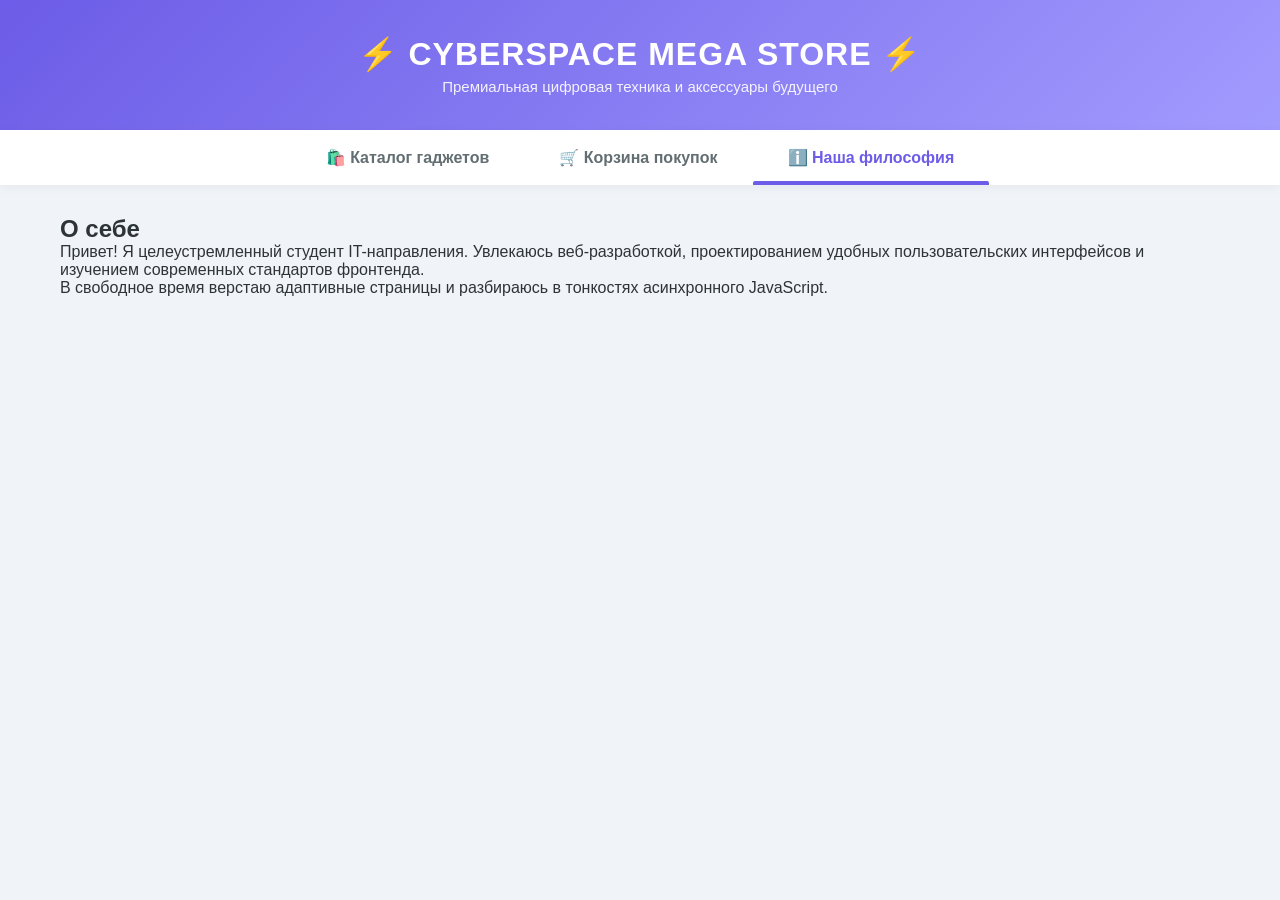
<file: lab 7/index.html>
<!DOCTYPE html>
<html lang="ru">
<head>
    <meta charset="UTF-8">
    <meta name="viewport" content="width=device-width, initial-scale=1.0">
    <title>CyberSpace Mega — Супермаркет Гаджетов</title>
    <style>
        :root {
            --primary: #6c5ce7;
            --primary-hover: #5b4cc4;
            --accent: #ff7675;
            --bg-main: #f0f3f7;
            --bg-card: #ffffff;
            --text-main: #2d3436;
            --text-muted: #636e72;
            --success: #00b894;
        }

        * { box-sizing: border-box; margin: 0; padding: 0; font-family: 'Segoe UI', Tahoma, Geneva, Verdana, sans-serif; }
        body { background-color: var(--bg-main); color: var(--text-main); padding-bottom: 50px; }

        header { background: linear-gradient(135deg, #6c5ce7, #a29bfe); color: white; padding: 35px 20px; text-align: center; box-shadow: 0 4px 15px rgba(108, 92, 231, 0.2); }
        header h1 { font-size: 32px; margin-bottom: 5px; letter-spacing: 1px; }
        header p { font-size: 15px; opacity: 0.9; }

        .nav-tabs { display: flex; justify-content: center; background: var(--bg-card); position: sticky; top: 0; z-index: 100; box-shadow: 0 2px 10px rgba(0,0,0,0.05); }
        .tab-btn { padding: 18px 35px; cursor: pointer; border: none; background: none; font-size: 16px; font-weight: 600; color: var(--text-muted); position: relative; transition: all 0.3s ease; }
        .tab-btn:hover { color: var(--primary); }
        .tab-btn.active { color: var(--primary); }
        .tab-btn.active::after { content: ''; position: absolute; bottom: 0; left: 0; width: 100%; height: 4px; background: var(--primary); border-radius: 2px 2px 0 0; }
        
        .badge { background: var(--accent); color: white; border-radius: 20px; padding: 2px 8px; font-size: 12px; margin-left: 6px; font-weight: bold; transition: transform 0.2s; }
        .badge.pop { transform: scale(1.3); }

        .container { max-width: 1200px; margin: 30px auto; padding: 0 20px; min-height: 400px; }

        .filter-bar { background: var(--bg-card); padding: 20px; border-radius: 12px; box-shadow: 0 4px 6px rgba(0,0,0,0.02); margin-bottom: 25px; display: flex; flex-wrap: wrap; gap: 15px; justify-content: space-between; align-items: center; }
        .search-input { flex: 1; min-width: 280px; padding: 12px 16px; border: 2px solid #edf2f7; border-radius: 8px; font-size: 15px; outline: none; transition: border-color 0.2s; }
        .search-input:focus { border-color: var(--primary); }
        
        .categories-filter { display: flex; flex-wrap: wrap; gap: 8px; }
        .filter-chip { padding: 10px 18px; background: #edf2f7; border: none; border-radius: 20px; cursor: pointer; font-size: 13px; font-weight: 600; color: var(--text-muted); transition: all 0.2s; }
        .filter-chip:hover { background: #e2e8f0; color: var(--text-main); }
        .filter-chip.active { background: var(--primary); color: white; }

        .category-title { font-size: 24px; margin: 35px 0 15px; color: var(--primary); display: flex; align-items: center; gap: 10px; }
        .category-title::after { content: ''; flex: 1; height: 2px; background: linear-gradient(to right, #a29bfe, transparent); }
        
        .grid-products { display: grid; grid-template-columns: repeat(auto-fill, minmax(260px, 1fr)); gap: 30px; }
        
        .card { background: var(--bg-card); border-radius: 14px; overflow: hidden; box-shadow: 0 4px 10px rgba(0,0,0,0.04); transition: all 0.3s ease; display: flex; flex-direction: column; position: relative; }
        .card:hover { transform: translateY(-6px); box-shadow: 0 12px 24px rgba(108, 92, 231, 0.18); }
        
        .card-img-wrap { height: 180px; width: 100%; overflow: hidden; background: #f1f2f6; position: relative; }
        .card-img { width: 100%; height: 100%; object-fit: cover; transition: transform 0.5s ease; }
        .card:hover .card-img { transform: scale(1.06); }
        
        .card-body { padding: 20px; display: flex; flex-direction: column; flex-grow: 1; }
        .card-title { font-size: 17px; font-weight: 700; margin-bottom: 8px; color: var(--text-main); line-height: 1.3; }
        .card-desc { font-size: 13px; color: var(--text-muted); margin-bottom: 20px; line-height: 1.5; flex-grow: 1; }
        
        .card-footer { display: flex; justify-content: space-between; align-items: center; margin-top: auto; padding-top: 10px; }
        .price { font-size: 20px; font-weight: 800; color: var(--primary); }
        
        .btn-buy { background: var(--primary); color: white; border: none; padding: 10px 18px; border-radius: 8px; font-weight: 600; cursor: pointer; transition: background 0.2s; }
        .btn-buy:hover { background: var(--primary-hover); }

        .cart-container { background: var(--bg-card); padding: 30px; border-radius: 16px; box-shadow: 0 4px 12px rgba(0,0,0,0.03); }
        .cart-row { display: flex; justify-content: space-between; align-items: center; padding: 20px 0; border-bottom: 1px solid #edf2f7; }
        .cart-row:last-of-type { border-bottom: none; }
        .cart-item-info { display: flex; align-items: center; gap: 20px; }
        .cart-item-img { width: 60px; height: 60px; object-fit: cover; border-radius: 8px; background: #f1f2f6; }
        .cart-item-name { font-weight: 700; font-size: 16px; }
        .cart-item-price { font-size: 14px; color: var(--text-muted); margin-top: 2px; }
        
        .quantity-controls { display: flex; align-items: center; gap: 12px; }
        .btn-qty { width: 34px; height: 34px; border-radius: 50%; border: 1px solid #cbd5e1; background: white; font-size: 18px; font-weight: bold; cursor: pointer; transition: all 0.2s; display: flex; align-items: center; justify-content: center; }
        .btn-qty:hover { background: var(--primary); color: white; border-color: var(--primary); }
        .item-total { font-size: 18px; font-weight: 700; width: 120px; text-align: right; }
        
        .cart-summary { margin-top: 35px; padding-top: 25px; border-top: 2px solid #e2e8f0; display: flex; justify-content: space-between; align-items: center; }
        .total-label { font-size: 20px; font-weight: bold; }
        .total-amount { font-size: 28px; font-weight: 800; color: var(--success); }
        
        .btn-checkout { background: var(--success); color: white; border: none; padding: 14px 35px; border-radius: 10px; font-size: 16px; font-weight: bold; cursor: pointer; box-shadow: 0 4px 12px rgba(0, 184, 148, 0.2); transition: transform 0.2s; }
        .btn-checkout:hover { transform: translateY(-2px); }
        
        .empty-cart-view { text-align: center; padding: 40px 0; color: var(--text-muted); }
        .empty-cart-icon { font-size: 70px; margin-bottom: 15px; display: block; }

        .about-section { background: var(--bg-card); padding: 45px; border-radius: 16px; box-shadow: 0 4px 12px rgba(0,0,0,0.03); }
        .about-section h2 { color: var(--primary); margin-bottom: 15px; }
        .about-section p { line-height: 1.7; color: var(--text-muted); margin-bottom: 25px; font-size: 15px; }
        .features-grid { display: grid; grid-template-columns: repeat(auto-fit, minmax(220px, 1fr)); gap: 25px; margin-top: 35px; }
        .feature-box { background: var(--bg-main); padding: 25px; border-radius: 12px; text-align: center; }
        .feature-icon { font-size: 36px; margin-bottom: 12px; display: block; }
        .feature-box h4 { margin-bottom: 8px; font-size: 16px; }
        .feature-box p { font-size: 13px; margin: 0; }
    </style>
</head>
<body>

    <header>
        <h1>⚡ CYBERSPACE MEGA STORE ⚡</h1>
        <p>Премиальная цифровая техника и аксессуары будущего</p>
    </header>

    <nav class="nav-tabs">
        <button class="tab-btn active" id="tab-products" onclick="switchTab('products')">🛍️ Каталог гаджетов</button>
        <button class="tab-btn" id="tab-cart" onclick="switchTab('cart')">🛒 Корзина покупок<span id="cart-count" class="badge" style="display:none;">0</span></button>
        <button class="tab-btn" id="tab-about" onclick="switchTab('about')">ℹ️ Наша философия</button>
    </nav>
    
    <div class="container" id="main-content"></div>

    <script src="script.js"></script>
</body>
</html>
</file>
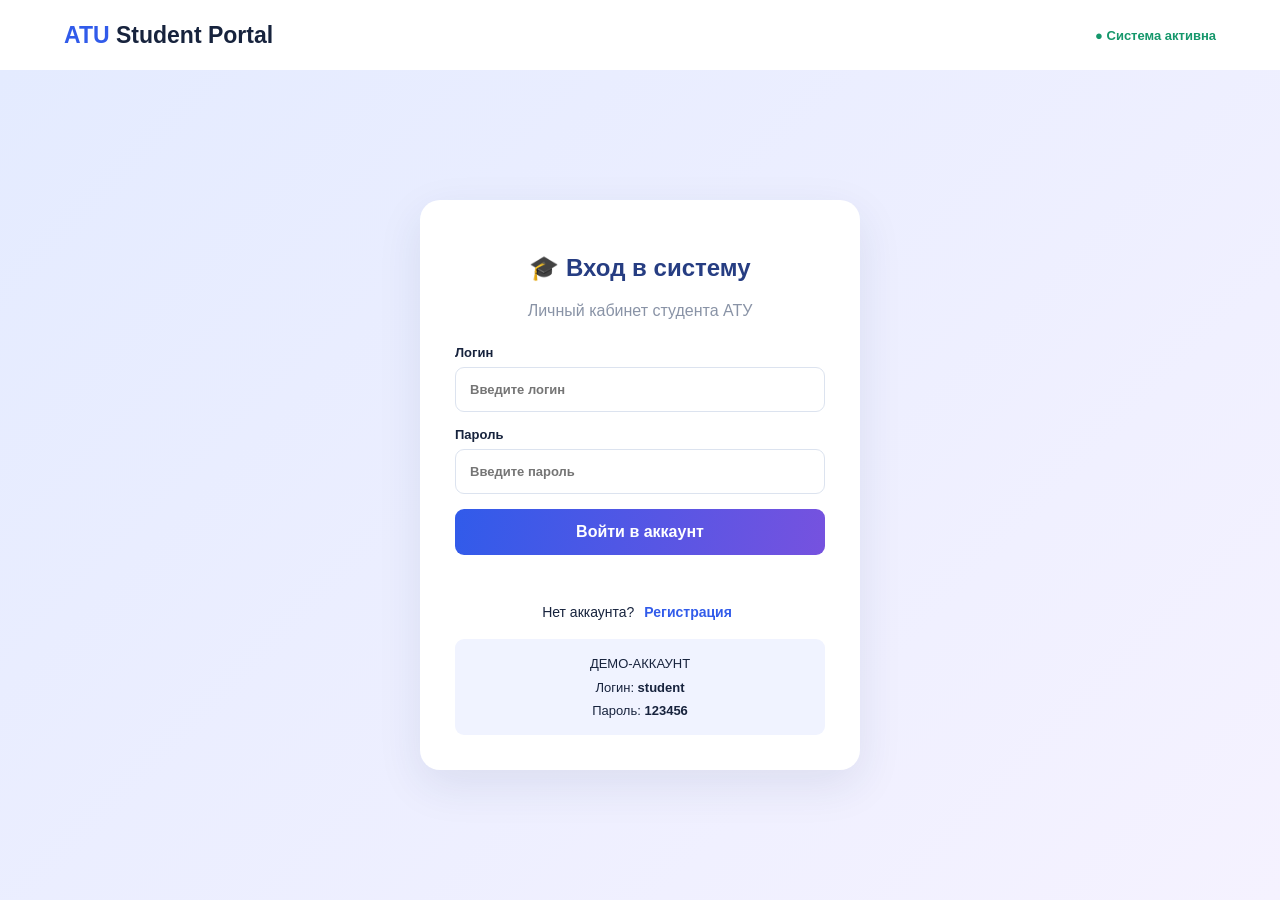
<file: lab12/index.html>
<!DOCTYPE html>
<html lang="ru">
<head>
<meta charset="UTF-8">
<meta name="viewport" content="width=device-width, initial-scale=1">
<title>ATU Student Portal</title>
<style>
*{box-sizing:border-box}
body{margin:0;font-family:Arial,sans-serif;background:#f3f6fc;color:#17233d}
button,input{font:inherit}
button{cursor:pointer}
.hidden{display:none!important}
header{height:70px;background:white;display:flex;align-items:center;justify-content:space-between;padding:0 5%;box-shadow:0 2px 12px #0001}
.logo{font-size:23px;font-weight:bold;color:#315bea}
.logo span{color:#17233d}
.auth{min-height:calc(100vh - 70px);display:grid;place-items:center;padding:20px;background:linear-gradient(135deg,#e4ebff,#f5f2ff)}
.card{background:white;padding:35px;border-radius:20px;width:min(100%,440px);box-shadow:0 15px 45px #22376418}
.card h1{text-align:center;color:#263d82}
.subtitle{text-align:center;color:#8993a6;margin-bottom:25px}
.field{display:block;margin:15px 0;font-size:13px;font-weight:bold}
.field input{display:block;width:100%;margin-top:7px;padding:14px;border:1px solid #dce3ef;border-radius:9px;outline:none}
.field input:focus{border-color:#315bea}
.primary{width:100%;padding:14px;background:linear-gradient(100deg,#315bea,#7652df);border:0;border-radius:9px;color:white;font-weight:bold}
.primary:hover{opacity:.9}
.switch{text-align:center;margin-top:20px;font-size:14px}
.link{border:0;background:none;color:#315bea;font-weight:bold}
.message{text-align:center;font-size:13px;min-height:18px;margin-top:10px}
.error{color:#d33}.success{color:#15976b}
.demo{background:#f0f3ff;padding:13px;border-radius:9px;text-align:center;font-size:13px;margin-top:18px;line-height:1.8}
.app{display:grid;grid-template-columns:235px 1fr;min-height:calc(100vh - 70px)}
aside{background:white;padding:20px 14px;display:flex;flex-direction:column;border-right:1px solid #e8edf5}
.student{padding:15px;border-bottom:1px solid #eee;margin-bottom:15px}
.avatar{width:43px;height:43px;background:#315bea;color:white;border-radius:13px;display:grid;place-items:center;font-size:20px;font-weight:bold;float:left;margin-right:10px}
.student small{display:block;color:#8993a6;margin-top:5px}
.nav{padding:13px;border:0;background:white;text-align:left;border-radius:9px;margin:3px 0;color:#64718a;font-weight:bold}
.nav.active,.nav:hover{background:#eef2ff;color:#315bea}
.logout{margin-top:auto;padding:13px;border:0;border-radius:9px;background:#fff0f0;color:#c44;font-weight:bold}
main{padding:30px 4%;max-width:1400px;width:100%;margin:auto}
.page h1{margin-top:0}
.muted{color:#8993a6;font-size:14px}
.hero{background:linear-gradient(110deg,#315bea,#7652df);color:white;padding:27px;border-radius:17px;margin:20px 0}
.hero p{color:#e5eaff}
.stats{display:grid;grid-template-columns:repeat(4,1fr);gap:14px;margin:20px 0}
.stat,.panel{background:white;border:1px solid #e8edf5;border-radius:14px;padding:19px;margin-bottom:15px}
.stat small{color:#8993a6}
.stat strong{display:block;font-size:28px;margin:12px 0}
.columns{display:grid;grid-template-columns:1fr 1fr;gap:15px}
.row{padding:13px 0;border-bottom:1px solid #edf0f5;display:flex;justify-content:space-between;gap:10px;font-size:14px}
.blue{color:#315bea;font-weight:bold}
.grid{display:grid;grid-template-columns:1fr 1fr;gap:12px}
.info{padding:16px;background:#f7f9ff;border-radius:10px;border:1px solid #e8edf5;overflow-wrap:anywhere}
.info small{display:block;color:#8993a6;margin-bottom:8px}
table{width:100%;border-collapse:collapse}
td,th{text-align:left;padding:13px;border-bottom:1px solid #eee;font-size:13px}
th{color:#8993a6}
.tablewrap{overflow-x:auto}
.progress{height:12px;background:#e9edf6;border-radius:20px;overflow:hidden;margin:15px 0}
.progress div{height:100%;background:#315bea;border-radius:20px}
.footer{text-align:center;color:#a0a9b9;padding:25px;font-size:12px}
@media(max-width:850px){
.app{grid-template-columns:1fr}
aside{border-right:0;border-bottom:1px solid #eee}
.student{display:none}
.navs{display:flex;overflow-x:auto}
.nav{white-space:nowrap}
.logout{margin-top:10px}
.stats{grid-template-columns:1fr 1fr}
}
@media(max-width:550px){
.columns,.grid{grid-template-columns:1fr}
main{padding:20px 13px}
.card{padding:24px}
}
</style>
</head>
<body>

<header>
 <div class="logo">ATU <span>Student Portal</span></div>
 <b style="color:#15976b;font-size:13px">● Система активна</b>
</header>

<section class="auth" id="auth">
 <div class="card" id="loginPage">
  <h1>🎓 Вход в систему</h1>
  <p class="subtitle">Личный кабинет студента АТУ</p>

  <form id="loginForm">
   <label class="field">Логин
    <input id="loginInput" placeholder="Введите логин" required>
   </label>
   <label class="field">Пароль
    <input id="passwordInput" type="password" placeholder="Введите пароль" required>
   </label>
   <button class="primary" type="submit">Войти в аккаунт</button>
   <div class="message" id="loginMessage"></div>
  </form>

  <p class="switch">Нет аккаунта?
   <button class="link" id="showRegister" type="button">Регистрация</button>
  </p>

  <div class="demo">
   ДЕМО-АККАУНТ<br>
   Логин: <b>student</b><br>
   Пароль: <b>123456</b>
  </div>
 </div>

 <div class="card hidden" id="registerPage">
  <h1>Создать аккаунт</h1>
  <p class="subtitle">Регистрация студента АТУ</p>

  <form id="registerForm">
   <label class="field">Имя и фамилия
    <input id="regName" required placeholder="Ваше имя">
   </label>
   <label class="field">Логин
    <input id="regLogin" required minlength="3" placeholder="Придумайте логин">
   </label>
   <label class="field">Пароль
    <input id="regPassword" type="password" required minlength="6" placeholder="Минимум 6 символов">
   </label>
   <label class="field">Учебная группа
    <input id="regGroup" required placeholder="Например, ИС-25-22">
   </label>
   <label class="field">Специальность
    <input id="regSpecialty" required placeholder="Ваша специальность">
   </label>
   <button class="primary" type="submit">Создать аккаунт</button>
   <div class="message" id="registerMessage"></div>
  </form>

  <p class="switch">Уже есть аккаунт?
   <button class="link" id="showLogin" type="button">Войти</button>
  </p>
 </div>
</section>

<section class="app hidden" id="app">
<aside>
 <div class="student">
  <div class="avatar" id="avatar">S</div>
  <b id="sideName">Студент</b>
  <small id="sideGroup">Группа</small>
 </div>

 <div class="navs">
  <button class="nav active" data-page="home">⌂ Главная</button>
  <button class="nav" data-page="profile">♙ Личный кабинет</button>
  <button class="nav" data-page="grades">▤ Мои оценки</button>
  <button class="nav" data-page="attendance">◷ Посещаемость</button>
  <button class="nav" data-page="exams">▣ Экзамены</button>
  <button class="nav" data-page="schedule">▦ Расписание</button>
 </div>

 <button class="logout" id="logout">Выйти из аккаунта</button>
</aside>

<main>

<section class="page" id="home">
 <h1>Здравствуйте, <span id="firstName">Студент</span>!</h1>
 <p class="muted">Добро пожаловать в личный кабинет АТУ.</p>

 <div class="hero">
  <h2>Ваш студенческий кабинет</h2>
  <p>Успеваемость, экзамены и учебное расписание.</p>
 </div>

 <div class="stats">
  <div class="stat"><small>Средний балл</small><strong>90</strong><small>Из 100 баллов</small></div>
  <div class="stat"><small>Посещаемость</small><strong>92%</strong><small>За учебный период</small></div>
  <div class="stat"><small>Предметы</small><strong>6</strong><small>Дисциплин</small></div>
  <div class="stat"><small>Экзамены</small><strong>3</strong><small>Предстоящие</small></div>
 </div>

 <div class="columns">
  <div class="panel">
   <h3>Последние оценки</h3>
   <div id="recentGrades"></div>
  </div>
  <div class="panel">
   <h3>Ближайший экзамен</h3>
   <div id="nearestExam"></div>
  </div>
 </div>
</section>

<section class="page hidden" id="profile">
 <h1>Личный кабинет</h1>
 <p class="muted">Личная информация студента АТУ</p>
 <div class="panel">
  <div class="avatar" id="profileAvatar">S</div>
  <h2 id="profileName">Студент</h2>
  <p class="muted">Студент Алматинского технологического университета</p>
 </div>
 <div class="panel">
  <h3>Данные студента</h3>
  <div class="grid">
   <div class="info"><small>Имя и фамилия</small><b id="infoName"></b></div>
   <div class="info"><small>Логин</small><b id="infoLogin"></b></div>
   <div class="info"><small>Учебная группа</small><b id="infoGroup"></b></div>
   <div class="info"><small>Специальность</small><b id="infoSpecialty"></b></div>
   <div class="info"><small>Учебное заведение</small><b>АТУ</b></div>
   <div class="info"><small>Роль аккаунта</small><b>Студент</b></div>
  </div>
 </div>
</section>

<section class="page hidden" id="grades">
 <h1>Мои оценки</h1>
 <p class="muted">Учебная успеваемость</p>
 <div class="panel tablewrap">
  <table>
   <thead><tr><th>Предмет</th><th>Баллы</th><th>Оценка</th><th>Результат</th></tr></thead>
   <tbody id="gradeTable"></tbody>
  </table>
 </div>
</section>

<section class="page hidden" id="attendance">
 <h1>Посещаемость</h1>
 <p class="muted">Статистика посещения занятий</p>
 <div class="panel">
  <h3>Общая посещаемость</h3>
  <h1>92%</h1>
  <div class="progress"><div style="width:92%"></div></div>
  <div class="grid">
   <div class="info"><small>Посещено занятий</small><b>46</b></div>
   <div class="info"><small>Пропущено занятий</small><b>4</b></div>
   <div class="info"><small>Всего занятий</small><b>50</b></div>
   <div class="info"><small>Посещаемость</small><b>92%</b></div>
  </div>
 </div>
</section>

<section class="page hidden" id="exams">
 <h1>Экзамены</h1>
 <p class="muted">График экзаменационной сессии</p>
 <div class="panel"><div id="examList"></div></div>
</section>

<section class="page hidden" id="schedule">
 <h1>Расписание</h1>
 <p class="muted">Учебная неделя</p>
 <div class="panel"><div id="scheduleList"></div></div>
</section>

<div class="footer">© 2026 ATU Student Portal<br>Демонстрационный учебный проект</div>
</main>
</section>

<script>
"use strict";

const $ = id => document.getElementById(id);

const DEMO = {
 name:"Студент АТУ",
 login:"student",
 password:"123456",
 group:"Не указана",
 specialty:"Не указана"
};

let currentUser = null;
let memoryUsers = [];

function readUsers(){
 try{
  const data = localStorage.getItem("atuStudentUsers");
  return data ? JSON.parse(data) : memoryUsers;
 }catch(e){
  return memoryUsers;
 }
}

function saveUsers(users){
 memoryUsers = users;
 try{
  localStorage.setItem("atuStudentUsers",JSON.stringify(users));
 }catch(e){}
}

const subjects=[
 ["Программирование",95],
 ["Математика",88],
 ["Информатика",91],
 ["Английский язык",84],
 ["История Казахстана",87],
 ["Физическая культура",96]
];

const exams=[
 ["Математика","10.12.2026","09:00"],
 ["Программирование","15.12.2026","11:00"],
 ["Информатика","20.12.2026","10:00"]
];

const schedule=[
 ["Понедельник","Программирование","09:00"],
 ["Понедельник","Математика","11:00"],
 ["Вторник","Информатика","10:00"],
 ["Среда","Английский язык","09:00"],
 ["Четверг","История Казахстана","11:00"],
 ["Пятница","Физическая культура","10:00"]
];

function message(id,text,type=""){
 $(id).textContent=text;
 $(id).className="message "+type;
}

function openAuth(register=false){
 $("auth").classList.remove("hidden");
 $("app").classList.add("hidden");
 $("loginPage").classList.toggle("hidden",register);
 $("registerPage").classList.toggle("hidden",!register);
}

function showPage(id){
 document.querySelectorAll(".page").forEach(p=>p.classList.add("hidden"));
 $(id).classList.remove("hidden");

 document.querySelectorAll(".nav").forEach(b=>{
  b.classList.toggle("active",b.dataset.page===id);
 });
}

function addRow(parent,left,right){
 const div=document.createElement("div");
 div.className="row";
 const a=document.createElement("span");
 const b=document.createElement("span");
 a.textContent=left;
 b.textContent=right;
 b.className="blue";
 div.append(a,b);
 parent.appendChild(div);
}

function renderPortal(){
 const u=currentUser;
 const initial=(u.name.trim()[0]||"S").toUpperCase();

 $("firstName").textContent=u.name.split(" ")[0];
 $("sideName").textContent=u.name;
 $("sideGroup").textContent=u.group;
 $("avatar").textContent=initial;
 $("profileAvatar").textContent=initial;
 $("profileName").textContent=u.name;

 $("infoName").textContent=u.name;
 $("infoLogin").textContent=u.login;
 $("infoGroup").textContent=u.group;
 $("infoSpecialty").textContent=u.specialty;

 ["recentGrades","gradeTable","examList","scheduleList","nearestExam"]
 .forEach(id=>$(id).replaceChildren());

 subjects.forEach(s=>{
  const mark=s[1]>=90?"5":s[1]>=75?"4":s[1]>=50?"3":"2";
  addRow($("recentGrades"),s[0],s[1]+"/100");

  const tr=document.createElement("tr");
  [s[0],s[1],mark,s[1]>=50?"Зачтено":"Не зачтено"].forEach(v=>{
   const td=document.createElement("td");
   td.textContent=v;
   tr.appendChild(td);
  });
  $("gradeTable").appendChild(tr);
 });

 exams.forEach((e,i)=>{
  addRow($("examList"),e[0],e[1]+" · "+e[2]);
  if(i===0){
   const h=document.createElement("h2");
   h.textContent=e[0];
   const p=document.createElement("p");
   p.className="muted";
   p.textContent=e[1]+" · "+e[2];
   $("nearestExam").append(h,p);
  }
 });

 schedule.forEach(s=>{
  addRow($("scheduleList"),s[0]+" · "+s[1],s[2]);
 });
}

// Переход к регистрации
$("showRegister").addEventListener("click",()=>{
 openAuth(true);
 message("registerMessage","");
});

$("showLogin").addEventListener("click",()=>{
 openAuth(false);
});

// Создание личного аккаунта
$("registerForm").addEventListener("submit",function(e){
 e.preventDefault();

 const u={
  name:$("regName").value.trim(),
  login:$("regLogin").value.trim(),
  password:$("regPassword").value,
  group:$("regGroup").value.trim(),
  specialty:$("regSpecialty").value.trim()
 };

 if(u.password.length<6 || u.login.length<3){
  message("registerMessage","Проверьте логин и пароль.","error");
  return;
 }

 const users=readUsers();

 if(u.login.toLowerCase()==="student" ||
 users.some(x=>x.login.toLowerCase()===u.login.toLowerCase())){
  message("registerMessage","Такой логин уже существует.","error");
  return;
 }

 users.push(u);
 saveUsers(users);
 this.reset();

 openAuth(false);
 message("loginMessage","Аккаунт создан! Теперь войдите.","success");
 $("loginInput").value=u.login;
});

// Вход в свой аккаунт
$("loginForm").addEventListener("submit",function(e){
 e.preventDefault();

 const login=$("loginInput").value.trim();
 const password=$("passwordInput").value;

 let found=null;

 if(login.toLowerCase()===DEMO.login && password===DEMO.password){
  found=DEMO;
 }else{
  found=readUsers().find(u=>
   u.login.toLowerCase()===login.toLowerCase() &&
   u.password===password
  );
 }

 if(!found){
  message("loginMessage","Неверный логин или пароль.","error");
  return;
 }

 currentUser=found;

 $("auth").classList.add("hidden");
 $("app").classList.remove("hidden");

 this.reset();
 message("loginMessage","");
 renderPortal();
 showPage("home");
});

// Разделы кабинета
document.querySelectorAll(".nav").forEach(button=>{
 button.addEventListener("click",()=>{
  showPage(button.dataset.page);
 });
});

// Выход
$("logout").addEventListener("click",()=>{
 currentUser=null;
 $("loginForm").reset();
 openAuth(false);
 message("loginMessage","");
});

// Первоначальный экран
openAuth(false);
</script>

</body>
</html>
</file>
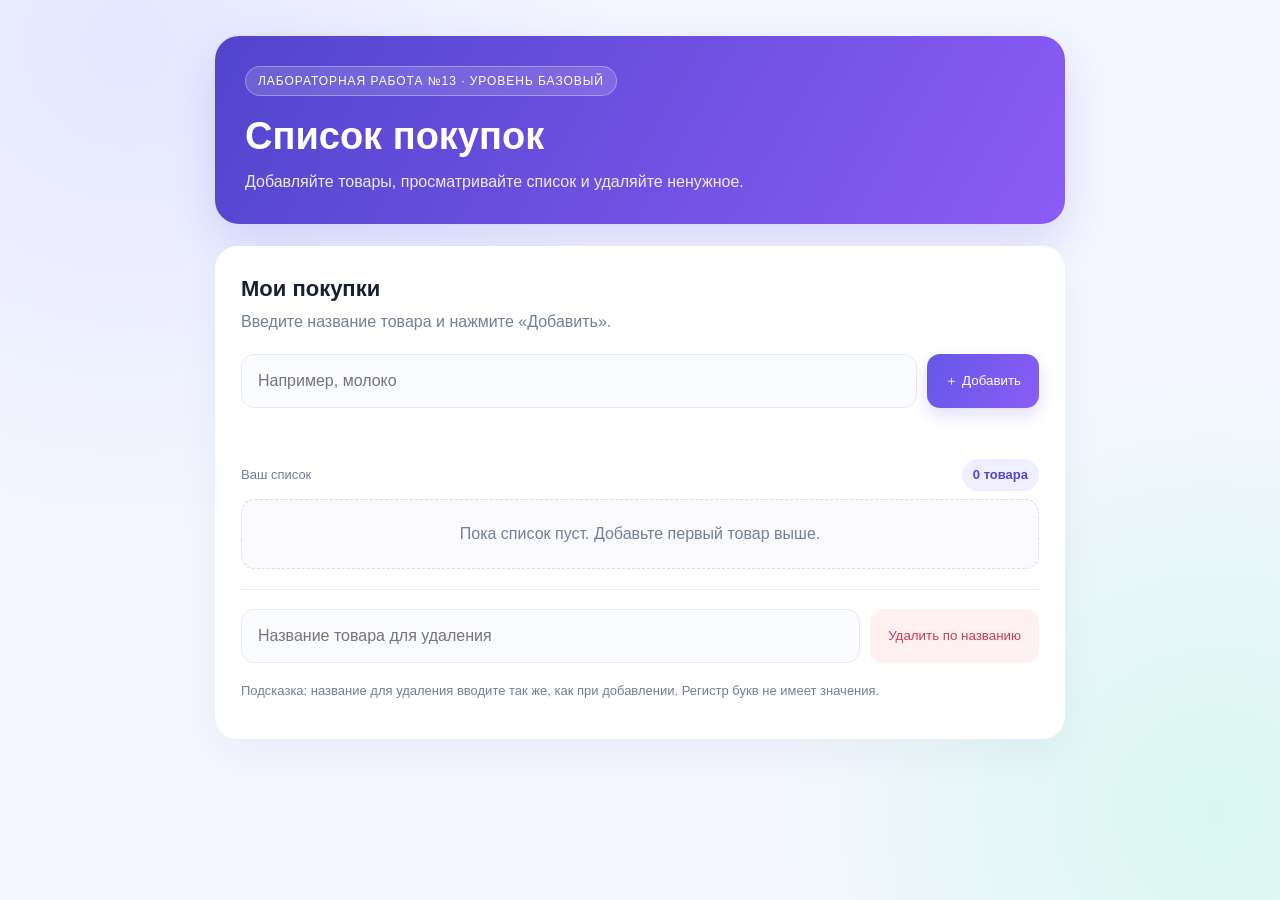
<file: lab13/index.html>
<!DOCTYPE html>
<html lang="ru">
<head>
<meta charset="UTF-8">
<meta name="viewport" content="width=device-width, initial-scale=1.0">
<title>Список покупок — Задание 1</title>
<style>
:root{--bg:#f4f7ff;--card:#fff;--ink:#172033;--muted:#718096;--primary:#6558e8;--primary2:#8b5cf6;--line:#e8eaf3;--green:#16a36a;--red:#e45467}
*{box-sizing:border-box}
body{margin:0;min-height:100vh;background:radial-gradient(circle at 10% 5%,#e5e7ff,transparent 35%),radial-gradient(circle at 95% 90%,#d9f7f0,transparent 30%),var(--bg);font:16px/1.5 Inter,Segoe UI,Arial,sans-serif;color:var(--ink);padding:36px 16px}
.wrap{max-width:850px;margin:auto}
.hero{background:linear-gradient(120deg,#5145cd,#8b5cf6);color:white;padding:30px;border-radius:24px;box-shadow:0 18px 45px #6558e833}
.tag{display:inline-block;background:#ffffff26;border:1px solid #ffffff50;border-radius:99px;padding:5px 12px;font-size:12px;letter-spacing:.08em;text-transform:uppercase}
h1{font-size:clamp(26px,5vw,38px);margin:12px 0 5px}
.hero p{margin:0;color:#ecebff}
.card{margin-top:22px;background:var(--card);border:1px solid #fff;border-radius:22px;padding:25px;box-shadow:0 14px 40px #25305a0d}
h2{margin:0 0 5px;font-size:22px}
.sub{color:var(--muted);margin:0 0 20px}
.entry{display:flex;gap:10px}
.entry input,.deletebar input{flex:1;min-width:0;padding:14px 16px;border:1px solid var(--line);border-radius:13px;font:inherit;outline:none;background:#fbfcff}
input:focus{border-color:var(--primary);box-shadow:0 0 0 4px #6558e81a}
button{border:0;border-radius:13px;padding:13px 18px;font:700 14px inherit;cursor:pointer;transition:.18s}
.add{background:linear-gradient(120deg,var(--primary),var(--primary2));color:#fff;box-shadow:0 7px 16px #6558e833}
button:hover{transform:translateY(-1px);filter:brightness(.97)}
.message{min-height:25px;margin:10px 2px;color:var(--green);font-size:14px}
.message.error{color:var(--red)}
.list-head{display:flex;align-items:center;justify-content:space-between;margin-top:16px;color:var(--muted);font-size:13px}
ul{list-style:none;padding:0;margin:8px 0 0}
.item{display:flex;align-items:center;justify-content:space-between;gap:12px;padding:13px 4px;border-bottom:1px solid var(--line)}
.item:last-child{border-bottom:0}
.name{overflow-wrap:anywhere}
.remove{background:#fff0f1;color:#d83d54;padding:8px 12px;border-radius:10px}
.empty{padding:22px 8px;text-align:center;color:var(--muted);background:#fafaff;border:1px dashed #d9d9ee;border-radius:14px}
.deletebar{display:flex;gap:10px;margin-top:20px;padding-top:19px;border-top:1px solid var(--line)}
.delete{background:#fff0f1;color:#c83d53}
.count{background:#f0efff;color:#5145cd;padding:6px 11px;border-radius:99px;font-weight:700}
.tip{margin-top:18px;color:var(--muted);font-size:13px}
@media(max-width:580px){
body{padding:18px 12px}
.hero{padding:23px}
.card{padding:18px}
.entry,.deletebar{flex-direction:column}
.entry button,.deletebar button{width:100%}
}
</style>
</head>
<body>

<main class="wrap">
<header class="hero">
<span class="tag">Лабораторная работа №13 · Уровень базовый</span>
<h1>Список покупок</h1>
<p>Добавляйте товары, просматривайте список и удаляйте ненужное.</p>
</header>

<section class="card">
<h2>Мои покупки</h2>
<p class="sub">Введите название товара и нажмите «Добавить».</p>

<div class="entry">
<input id="productInput" type="text" maxlength="80" placeholder="Например, молоко" aria-label="Название товара">
<button class="add" id="addBtn">＋ Добавить</button>
</div>

<div class="message" id="message" aria-live="polite"></div>

<div class="list-head">
<span>Ваш список</span>
<span class="count" id="count">0 товаров</span>
</div>

<ul id="productList"></ul>

<div class="deletebar">
<input id="deleteInput" type="text" maxlength="80" placeholder="Название товара для удаления">
<button class="delete" id="deleteBtn">Удалить по названию</button>
</div>

<p class="tip">Подсказка: название для удаления вводите так же, как при добавлении. Регистр букв не имеет значения.</p>
</section>
</main>

<script>
"use strict";

const products = [];

const input = document.getElementById("productInput");
const list = document.getElementById("productList");
const message = document.getElementById("message");

function notify(text, error = false) {
    message.textContent = text;
    message.classList.toggle("error", error);
}

function render() {
    list.replaceChildren();

    document.getElementById("count").textContent =
        products.length + " " +
        (products.length === 1 ? "товар" :
        products.length < 5 ? "товара" : "товаров");

    if (!products.length) {
        const li = document.createElement("li");
        li.className = "empty";
        li.textContent = "Пока список пуст. Добавьте первый товар выше.";
        list.append(li);
        return;
    }

    products.forEach((product, index) => {
        const li = document.createElement("li");
        li.className = "item";

        const name = document.createElement("span");
        name.className = "name";
        name.textContent = (index + 1) + ". " + product;

        const btn = document.createElement("button");
        btn.className = "remove";
        btn.textContent = "Удалить";
        btn.addEventListener("click", () => removeProduct(product));

        li.append(name, btn);
        list.append(li);
    });
}

function addProduct() {
    const name = input.value.trim();

    if (!name) {
        notify("Сначала введите название товара.", true);
        input.focus();
        return;
    }

    products.push(name);
    input.value = "";

    render();
    notify("Товар «" + name + "» добавлен.");
    input.focus();
}

function removeProduct(raw) {
    const name = raw.trim();

    if (!name) {
        notify("Введите название товара для удаления.", true);
        return;
    }

    const index = products.findIndex(
        p => p.toLocaleLowerCase("ru") === name.toLocaleLowerCase("ru")
    );

    if (index < 0) {
        notify("Товар «" + name + "» отсутствует в списке.", true);
        return;
    }

    const removed = products.splice(index, 1)[0];

    render();
    notify("Товар «" + removed + "» удалён.");
}

document.getElementById("addBtn").addEventListener("click", addProduct);

input.addEventListener("keydown", e => {
    if (e.key === "Enter") addProduct();
});

document.getElementById("deleteBtn").addEventListener("click", () => {
    const field = document.getElementById("deleteInput");
    removeProduct(field.value);
    field.value = "";
});

document.getElementById("deleteInput").addEventListener("keydown", e => {
    if (e.key === "Enter") {
        document.getElementById("deleteBtn").click();
    }
});

render();
</script>

</body>
</html>
</file>
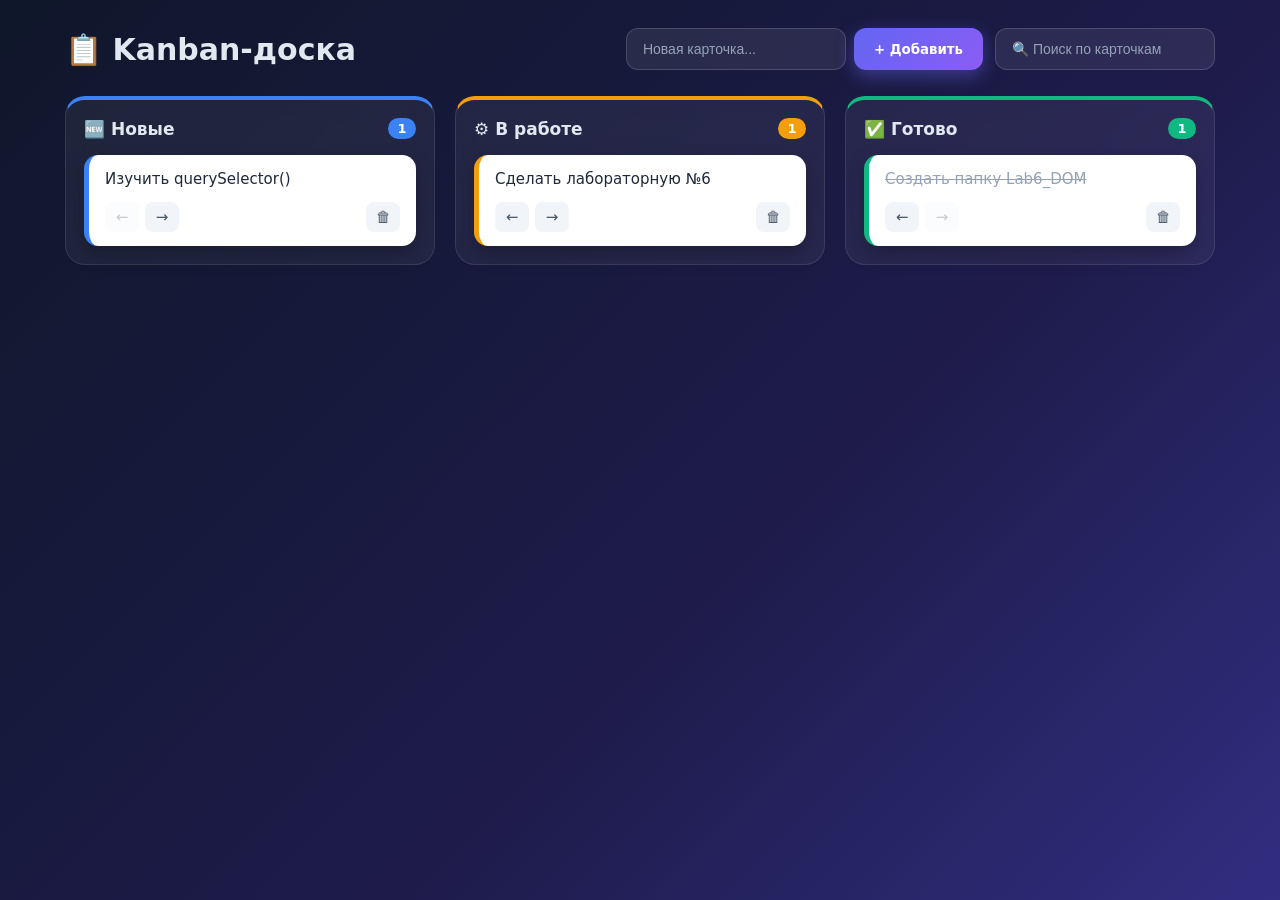
<file: lab6/index.html>
<!DOCTYPE html>
<html lang="ru">
<head>
  <meta charset="UTF-8">
  <meta name="viewport" content="width=device-width, initial-scale=1.0">
  <title>Kanban-доска</title>
  <link rel="stylesheet" href="style.css">
</head>
<body>
  <header class="top">
    <h1>📋 Kanban-доска</h1>

    <div class="tools">
      <form id="addForm" class="add">
        <input id="taskInput" type="text" placeholder="Новая карточка..." autocomplete="off">
        <button type="submit">+ Добавить</button>
      </form>
      <input id="searchInput" class="search" type="search" placeholder="🔍 Поиск по карточкам">
    </div>
  </header>

  <main id="board" class="board">
    <section class="column new">
      <h2><span>🆕 Новые</span><b data-count="new">0</b></h2>
      <div class="list" data-list="new"></div>
    </section>

    <section class="column progress">
      <h2><span>⚙️ В работе</span><b data-count="progress">0</b></h2>
      <div class="list" data-list="progress"></div>
    </section>

    <section class="column done">
      <h2><span>✅ Готово</span><b data-count="done">0</b></h2>
      <div class="list" data-list="done"></div>
    </section>
  </main>

  <script src="script.js"></script>
</body>
</html>
</file>
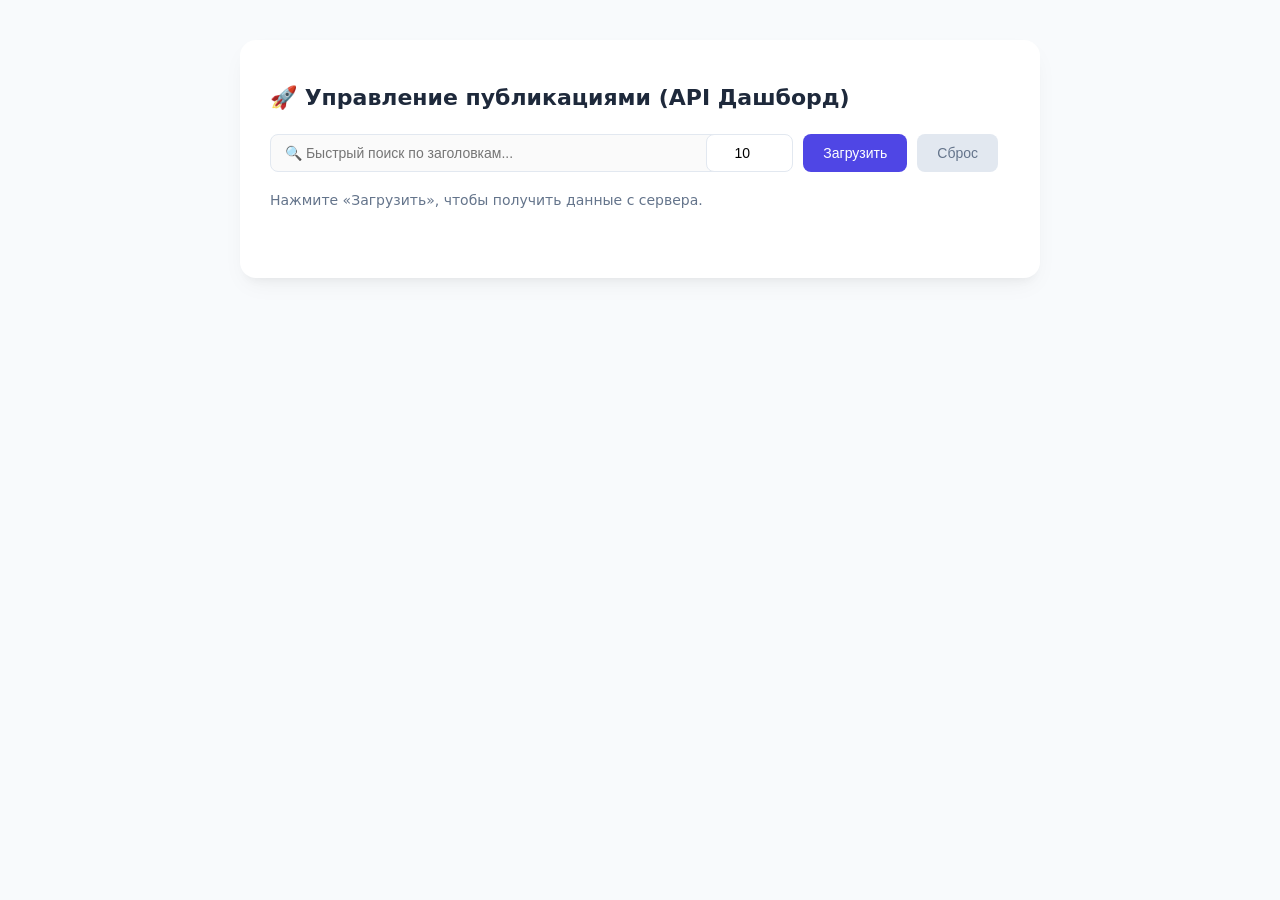
<file: lab9/index.html>
<!DOCTYPE html>
<html lang="ru">
<head>
  <meta charset="UTF-8">
  <title>Лабораторная работа №9 — Профессиональный дашборд публикаций</title>
  <style>
    :root {
      --primary: #4f46e5;
      --primary-hover: #4338ca;
      --bg-color: #f8fafc;
      --card-bg: #ffffff;
      --text-main: #1e293b;
      --text-muted: #64748b;
      --border: #e2e8f0;
    }

    body {
      font-family: 'Inter', system-ui, -apple-system, sans-serif;
      max-width: 800px;
      margin: 40px auto;
      padding: 0 20px;
      background-color: var(--bg-color);
      color: var(--text-main);
    }

    .container {
      background: var(--card-bg);
      padding: 30px;
      border-radius: 16px;
      box-shadow: 0 10px 25px -5px rgba(0, 0, 0, 0.05), 0 8px 10px -6px rgba(0, 0, 0, 0.05);
    }

    h1 {
      font-size: 22px;
      margin-bottom: 24px;
      color: var(--text-main);
      display: flex;
      align-items: center;
      gap: 10px;
    }

    .panel {
      display: grid;
      grid-template-columns: 1fr auto auto;
      gap: 12px;
      margin-bottom: 20px;
      align-items: center;
    }

    @media (max-width: 600px) {
      .panel {
        grid-template-columns: 1fr;
      }
    }

    .search-box {
      width: 100%;
      padding: 10px 14px;
      border: 1px solid var(--border);
      border-radius: 8px;
      font-size: 14px;
      outline: none;
      transition: border-color 0.2s;
    }

    .search-box:focus {
      border-color: var(--primary);
      box-shadow: 0 0 0 3px rgba(79, 70, 229, 0.1);
    }

    .controls-group {
      display: flex;
      gap: 10px;
    }

    .input-limit {
      padding: 10px;
      width: 65px;
      border: 1px solid var(--border);
      border-radius: 8px;
      font-size: 14px;
      text-align: center;
    }

    button {
      padding: 10px 20px;
      background-color: var(--primary);
      color: white;
      border: none;
      border-radius: 8px;
      cursor: pointer;
      font-size: 14px;
      font-weight: 500;
      transition: background-color 0.2s, transform 0.1s;
    }

    button:hover {
      background-color: var(--primary-hover);
    }

    button:active {
      transform: scale(0.98);
    }

    button:disabled {
      background-color: #cbd5e1;
      cursor: not-allowed;
    }

    #clearBtn {
      background-color: #e2e8f0;
      color: var(--text-muted);
    }

    #clearBtn:hover {
      background-color: #cbd5e1;
      color: var(--text-main);
    }

    #status {
      font-weight: 500;
      font-size: 14px;
      color: var(--text-muted);
      margin-bottom: 20px;
      min-height: 20px;
    }

    ul {
      list-style: none;
      padding: 0;
      max-height: 450px;
      overflow-y: auto;
      display: flex;
      flex-direction: column;
      gap: 12px;
    }

    li {
      background: #f8fafc;
      padding: 16px;
      border-radius: 10px;
      border: 1px solid var(--border);
      display: flex;
      flex-direction: column;
      gap: 6px;
      animation: fadeIn 0.3s ease-in-out;
      transition: box-shadow 0.2s;
    }

    li:hover {
      box-shadow: 0 4px 12px rgba(0,0,0,0.03);
    }

    .post-header {
      display: flex;
      justify-content: space-between;
      align-items: center;
    }

    .post-id {
      font-size: 12px;
      font-weight: 600;
      background: #e0e7ff;
      color: var(--primary);
      padding: 2px 8px;
      border-radius: 20px;
    }

    .post-title {
      font-weight: 600;
      font-size: 15px;
      color: var(--text-main);
    }

    .post-body {
      font-size: 13px;
      color: var(--text-muted);
      line-height: 1.4;
    }

    @keyframes fadeIn {
      from { opacity: 0; transform: translateY(6px); }
      to { opacity: 1; transform: translateY(0); }
    }
  </style>
</head>
<body>

  <div class="container">
    <h1>🚀 Управление публикациями (API Дашборд)</h1>
    
    <div class="panel">
      <input type="text" id="searchBox" class="search-box" placeholder="🔍 Быстрый поиск по заголовкам..." disabled>
      <div class="controls-group">
        <input type="number" id="limitInput" class="input-limit" value="10" min="1" max="100" title="Лимит записей">
        <button id="loadBtn">Загрузить</button>
        <button id="clearBtn">Сброс</button>
      </div>
    </div>

    <p id="status" role="status">Нажмите «Загрузить», чтобы получить данные с сервера.</p>
    <ul id="results"></ul>
  </div>

  <script>
    const loadBtn = document.querySelector('#loadBtn');
    const clearBtn = document.querySelector('#clearBtn');
    const limitInput = document.querySelector('#limitInput');
    const searchBox = document.querySelector('#searchBox');
    const status = document.querySelector('#status');
    const results = document.querySelector('#results');

    let allPosts = []; // Хранилище загруженных данных для фильтрации

    // Функция отрисовки списка в DOM безопасным способом
    function renderPosts(postsToRender) {
      results.replaceChildren();

      if (postsToRender.length === 0) {
        status.textContent = 'Ничего не найдено по вашему запросу.';
        return;
      }

      for (const post of postsToRender) {
        const item = document.createElement('li');

        const headerDiv = document.createElement('div');
        headerDiv.className = 'post-header';

        const idSpan = document.createElement('span');
        idSpan.className = 'post-id';
        idSpan.textContent = `ID: ${post.id}`;

        headerDiv.append(idSpan);

        const titleElem = document.createElement('div');
        titleElem.className = 'post-title';
        titleElem.textContent = post.title;

        const bodyElem = document.createElement('div');
        bodyElem.className = 'post-body';
        bodyElem.textContent = post.body;

        item.append(headerDiv, titleElem, bodyElem);
        results.append(item);
      }
    }

    // Загрузка данных через Fetch API с async/await
    loadBtn.addEventListener('click', async () => {
      const limit = limitInput.value.trim();

      if (!limit || limit <= 0) {
        status.textContent = '⚠️ Введите корректное число элементов.';
        return;
      }

      loadBtn.disabled = true;
      clearBtn.disabled = true;
      searchBox.disabled = true;
      status.textContent = '⏳ Загрузка данных с сервера...';
      results.replaceChildren();

      try {
        const response = await fetch(`https://jsonplaceholder.typicode.com/posts?_limit=${limit}`);
        
        // Проверка response.ok (требование лабораторной)
        if (!response.ok) {
          throw new Error(`HTTP ошибка: ${response.status}`);
        }

        allPosts = await response.json();

        renderPosts(allPosts);
        status.textContent = `✅ Успешно загружено записей: ${allPosts.length}`;
        searchBox.disabled = false;
        searchBox.value = '';
      } catch (error) {
        status.textContent = `❌ Ошибка загрузки: ${error.message}`;
      } finally {
        loadBtn.disabled = false;
        clearBtn.disabled = false;
      }
    });

    // Живой поиск на клиенте
    searchBox.addEventListener('input', (e) => {
      const query = e.target.value.toLowerCase().trim();
      const filtered = allPosts.filter(post => post.title.toLowerCase().includes(query));
      renderPosts(filtered);
      if (query) {
        status.textContent = `🔍 Найдено совпадений: ${filtered.length} из ${allPosts.length}`;
      } else {
        status.textContent = `✅ Всего записей: ${allPosts.length}`;
      }
    });

    // Очистка приложения
    clearBtn.addEventListener('click', () => {
      allPosts = [];
      results.replaceChildren();
      searchBox.value = '';
      searchBox.disabled = true;
      status.textContent = 'Список очищен. Готово к работе.';
    });
  </script>

</body>
</html>
</file>
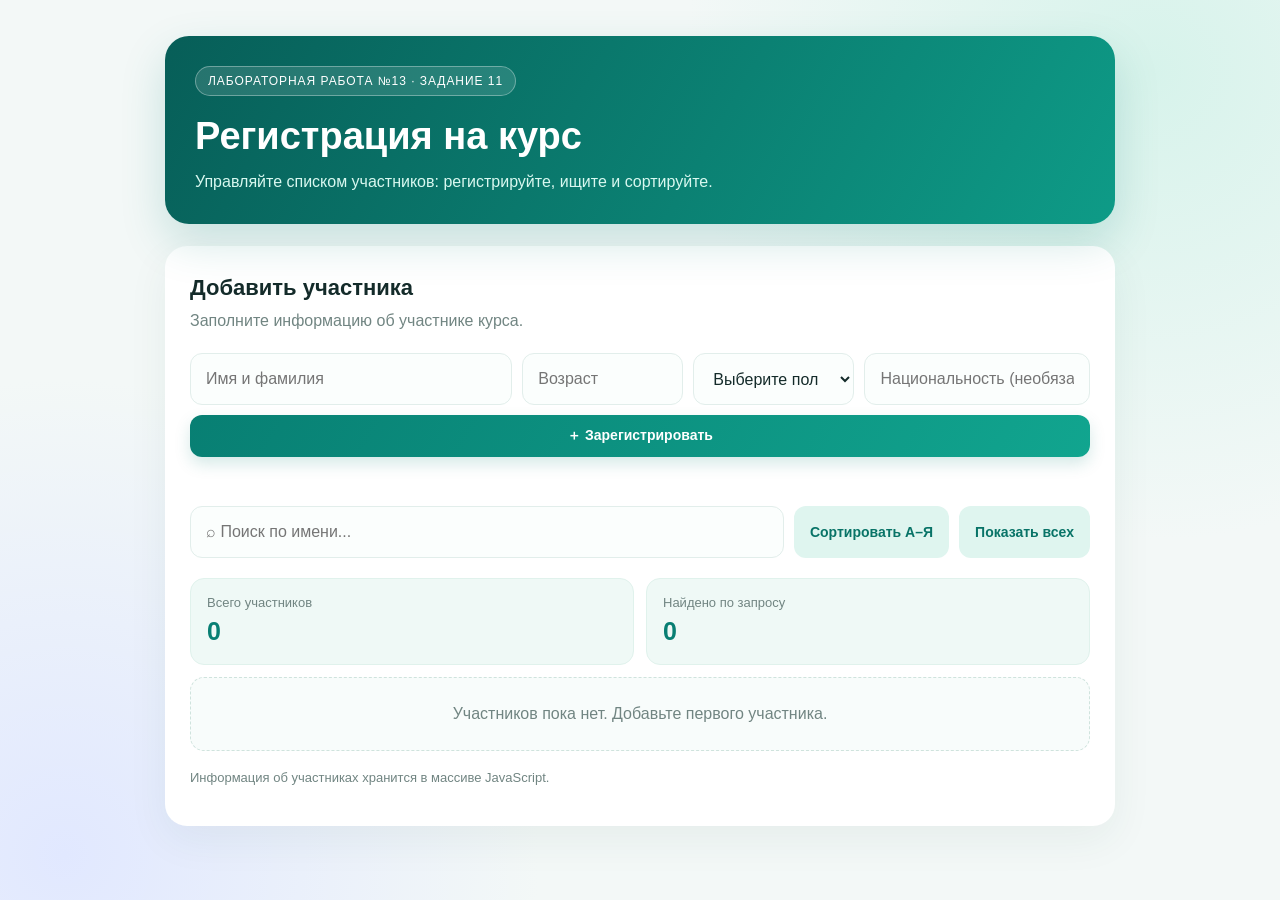
<file: lab13/index1.html>
<!DOCTYPE html>
<html lang="ru">
<head>
<meta charset="UTF-8">
<meta name="viewport" content="width=device-width, initial-scale=1.0">
<title>Регистрация на курс — Задание 11</title>

<style>
:root{
--bg:#f3f8f7;
--card:#fff;
--ink:#142b2a;
--muted:#718582;
--primary:#087f73;
--mint:#dff5ef;
--line:#e2eeeb;
--red:#d94b60;
}

*{box-sizing:border-box}

body{
margin:0;
min-height:100vh;
padding:36px 16px;
background:
radial-gradient(circle at 90% 8%,#d7f3eb,transparent 33%),
radial-gradient(circle at 5% 95%,#e1e8ff,transparent 32%),
var(--bg);
font:16px/1.5 Inter,Segoe UI,Arial,sans-serif;
color:var(--ink);
}

.wrap{
max-width:950px;
margin:auto;
}

.hero{
position:relative;
overflow:hidden;
padding:30px;
border-radius:24px;
color:#fff;
background:linear-gradient(120deg,#075e58,#0e9b87);
box-shadow:0 18px 45px #087f7330;
}

.tag{
display:inline-block;
padding:5px 12px;
border:1px solid #ffffff55;
background:#ffffff20;
border-radius:99px;
font-size:12px;
letter-spacing:.08em;
text-transform:uppercase;
}

h1{
font-size:clamp(26px,5vw,38px);
margin:12px 0 5px;
}

.hero p{
margin:0;
color:#d9f8f0;
}

.card{
margin-top:22px;
padding:25px;
background:var(--card);
border-radius:22px;
box-shadow:0 14px 40px #1b4b4410;
}

h2{
margin:0 0 5px;
font-size:22px;
}

.sub{
margin:0 0 20px;
color:var(--muted);
}

.entry{
display:grid;
grid-template-columns:2fr 1fr 1fr 1.4fr;
gap:10px;
}

input,select{
width:100%;
min-width:0;
padding:13px 15px;
border:1px solid var(--line);
border-radius:12px;
background:#fbfefd;
font:inherit;
outline:none;
color:var(--ink);
}

input:focus,select:focus{
border-color:var(--primary);
box-shadow:0 0 0 4px #087f7318;
}

button{
border:0;
border-radius:12px;
padding:12px 16px;
font:700 14px Arial,sans-serif;
cursor:pointer;
transition:.18s;
}

button:hover{
transform:translateY(-1px);
filter:brightness(.97);
}

.primary{
grid-column:1/-1;
background:linear-gradient(120deg,#087f73,#11a58f);
color:white;
box-shadow:0 7px 16px #087f732b;
}

.soft{
background:var(--mint);
color:#087367;
}

.message{
min-height:25px;
margin:10px 2px;
color:#087f57;
font-size:14px;
}

.message.error{
color:var(--red);
}

.tools{
display:flex;
gap:10px;
flex-wrap:wrap;
margin-top:14px;
}

.tools input{
flex:1;
min-width:180px;
}

.stats{
display:flex;
gap:12px;
flex-wrap:wrap;
margin:20px 0 10px;
}

.stat{
flex:1;
min-width:145px;
padding:14px 16px;
border-radius:14px;
background:#eff9f6;
border:1px solid #e0f2ec;
}

.stat span{
display:block;
color:var(--muted);
font-size:13px;
}

.stat strong{
font-size:25px;
color:#087f73;
}

ul{
list-style:none;
padding:0;
margin:12px 0 0;
}

.item{
display:flex;
align-items:center;
justify-content:space-between;
gap:15px;
padding:16px;
margin-bottom:10px;
background:#f8fcfb;
border:1px solid var(--line);
border-radius:14px;
}

.student-info{
flex:1;
min-width:0;
}

.student-name{
font-weight:700;
font-size:16px;
color:var(--ink);
}

.student-details{
display:flex;
flex-wrap:wrap;
gap:8px;
margin-top:7px;
}

.detail{
background:#e5f5ef;
color:#087367;
padding:5px 10px;
border-radius:8px;
font-size:12px;
}

.remove{
background:#fff0f2;
color:#c83f55;
padding:9px 13px;
}

.empty{
text-align:center;
color:var(--muted);
padding:24px 10px;
background:#f8fcfb;
border:1px dashed #cfe3dd;
border-radius:14px;
}

.note{
margin-top:17px;
color:var(--muted);
font-size:13px;
}

@media(max-width:650px){
body{padding:18px 12px}
.hero{padding:23px}
.card{padding:18px}
.entry{grid-template-columns:1fr}
.primary{grid-column:auto}
.entry button{width:100%}
.tools{flex-direction:column}
.tools button{width:100%}
.item{align-items:flex-start}
}
</style>
</head>

<body>

<main class="wrap">

<header class="hero">

<span class="tag">
Лабораторная работа №13 · Задание 11
</span>

<h1>Регистрация на курс</h1>

<p>
Управляйте списком участников: регистрируйте,
ищите и сортируйте.
</p>

</header>

<section class="card">

<h2>Добавить участника</h2>

<p class="sub">
Заполните информацию об участнике курса.
</p>

<div class="entry">

<input
id="studentInput"
type="text"
maxlength="80"
placeholder="Имя и фамилия"
>

<input
id="ageInput"
type="number"
min="1"
max="120"
placeholder="Возраст"
>

<select id="genderInput">
<option value="">Выберите пол</option>
<option value="Мужской">Мужской</option>
<option value="Женский">Женский</option>
<option value="Не указан">Не указывать</option>
</select>

<input
id="nationInput"
type="text"
maxlength="60"
placeholder="Национальность (необязательно)"
>

<button class="primary" id="addBtn">
＋ Зарегистрировать
</button>

</div>

<div class="message" id="message" aria-live="polite"></div>

<div class="tools">

<input
id="searchInput"
type="search"
placeholder="⌕ Поиск по имени..."
>

<button class="soft" id="sortBtn">
Сортировать А–Я
</button>

<button class="soft" id="allBtn">
Показать всех
</button>

</div>

<div class="stats">

<div class="stat">
<span>Всего участников</span>
<strong id="total">0</strong>
</div>

<div class="stat">
<span>Найдено по запросу</span>
<strong id="found">0</strong>
</div>

</div>

<ul id="studentList"></ul>

<p class="note">
Информация об участниках хранится в массиве JavaScript.
</p>

</section>
</main>

<script>
"use strict";

// Массив участников
const students = [];

const nameInput = document.getElementById("studentInput");
const ageInput = document.getElementById("ageInput");
const genderInput = document.getElementById("genderInput");
const nationInput = document.getElementById("nationInput");
const searchInput = document.getElementById("searchInput");
const list = document.getElementById("studentList");
const message = document.getElementById("message");

let query = "";

// Вывод сообщения
function notify(text, error = false) {
    message.textContent = text;
    message.classList.toggle("error", error);
}

// Отображение участников
function render() {

    const filtered = students.filter(student =>
        student.name.toLocaleLowerCase("ru").includes(
            query.toLocaleLowerCase("ru")
        )
    );

    list.replaceChildren();

    if (!filtered.length) {

        const li = document.createElement("li");
        li.className = "empty";

        li.textContent = students.length
            ? "Участники не найдены."
            : "Участников пока нет. Добавьте первого участника.";

        list.append(li);

    } else {

        filtered.forEach(student => {

            const li = document.createElement("li");
            li.className = "item";

            const info = document.createElement("div");
            info.className = "student-info";

            const name = document.createElement("div");
            name.className = "student-name";
            name.textContent = student.name;

            const details = document.createElement("div");
            details.className = "student-details";

            const age = document.createElement("span");
            age.className = "detail";
            age.textContent = "Возраст: " + student.age;

            const gender = document.createElement("span");
            gender.className = "detail";
            gender.textContent = "Пол: " + student.gender;

            const nation = document.createElement("span");
            nation.className = "detail";
            nation.textContent = "Национальность: " +
                (student.nation || "Не указана");

            details.append(age, gender, nation);
            info.append(name, details);

            const btn = document.createElement("button");
            btn.className = "remove";
            btn.textContent = "Удалить";

            btn.addEventListener("click", () => {
                removeStudent(student.id);
            });

            li.append(info, btn);
            list.append(li);

        });
    }

    document.getElementById("total").textContent =
        students.length;

    document.getElementById("found").textContent =
        filtered.length;
}

// Добавление участника
function addStudent() {

    const name = nameInput.value.trim().replace(/\s+/g, " ");
    const age = Number(ageInput.value);
    const gender = genderInput.value;
    const nation = nationInput.value.trim();

    if (!name) {
        notify("Введите имя и фамилию.", true);
        nameInput.focus();
        return;
    }

    if (!ageInput.value || !Number.isInteger(age) ||
        age < 1 || age > 120) {

        notify("Введите корректный возраст от 1 до 120.", true);
        ageInput.focus();
        return;
    }

    if (!gender) {
        notify("Выберите пол участника.", true);
        genderInput.focus();
        return;
    }

    // Проверка повторной регистрации
    if (students.some(student =>
        student.name.toLocaleLowerCase("ru") ===
        name.toLocaleLowerCase("ru")
    )) {

        notify("Такой участник уже зарегистрирован!", true);
        return;
    }

    const student = {
        id: Date.now() + Math.random(),
        name: name,
        age: age,
        gender: gender,
        nation: nation
    };

    students.push(student);

    nameInput.value = "";
    ageInput.value = "";
    genderInput.value = "";
    nationInput.value = "";

    render();

    notify("Участник успешно зарегистрирован!");

    nameInput.focus();
}

// Удаление участника
function removeStudent(id) {

    const index = students.findIndex(student =>
        student.id === id
    );

    if (index === -1) {
        notify("Участник не найден.", true);
        return;
    }

    const removed = students.splice(index, 1)[0];

    render();

    notify("Участник " + removed.name + " удалён.");
}

// Регистрация кнопкой
document.getElementById("addBtn").addEventListener(
    "click",
    addStudent
);

// Регистрация клавишей Enter
[nameInput, ageInput, genderInput, nationInput].forEach(input => {

    input.addEventListener("keydown", event => {

        if (event.key === "Enter") {
            addStudent();
        }

    });

});

// Поиск
searchInput.addEventListener("input", () => {

    query = searchInput.value.trim();

    render();

});

// Сортировка по алфавиту
document.getElementById("sortBtn").addEventListener("click", () => {

    students.sort((a, b) =>
        a.name.localeCompare(b.name, "ru", {
            sensitivity: "base"
        })
    );

    render();

    notify("Список отсортирован по алфавиту.");

});

// Показать всех участников
document.getElementById("allBtn").addEventListener("click", () => {

    searchInput.value = "";
    query = "";

    render();

    notify("Показан полный список участников.");

});

// Первоначальное отображение
render();

</script>

</body>
</html>
</file>
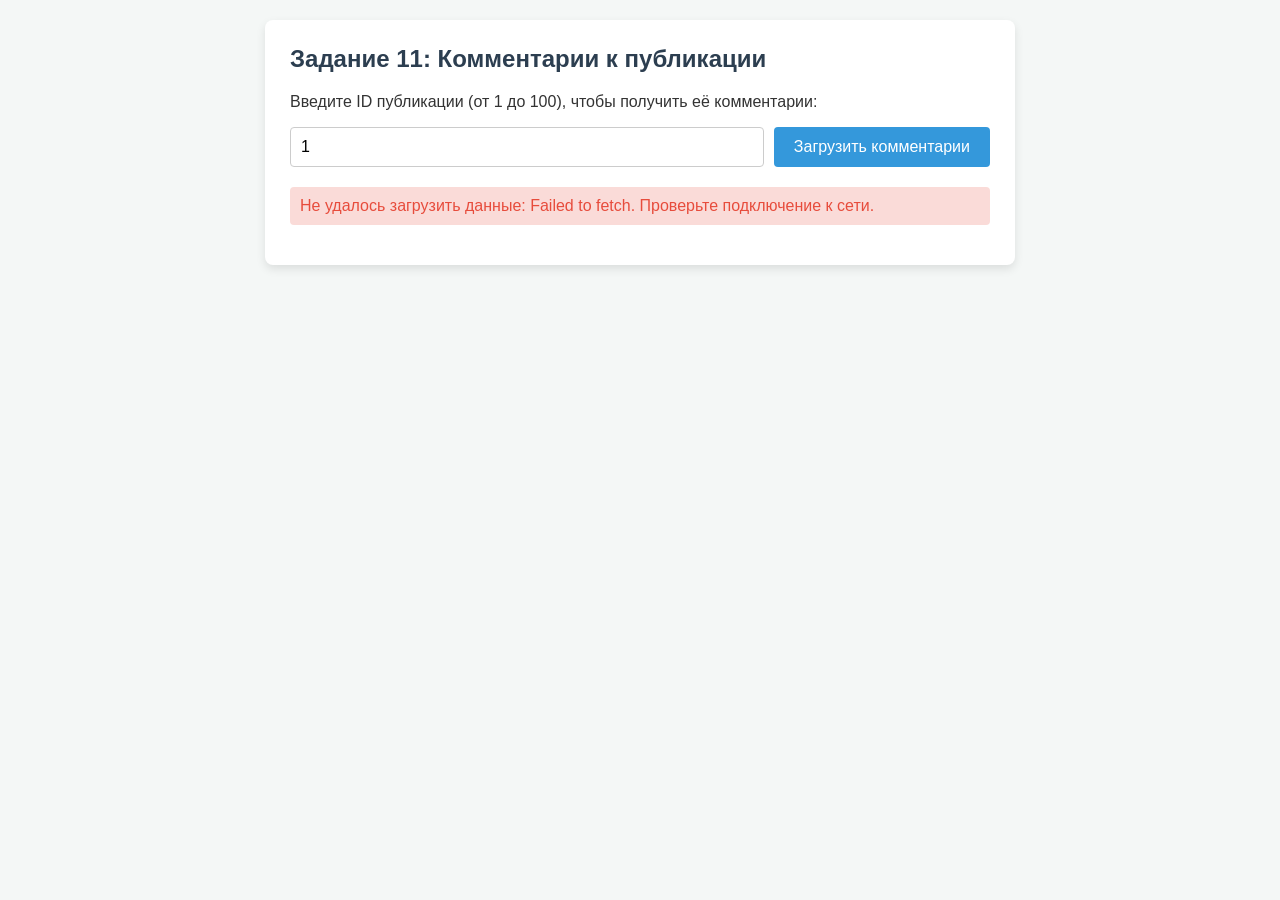
<file: lab9/index11.html>
<!DOCTYPE html>
<html lang="ru">
<head>
    <meta charset="UTF-8">
    <meta name="viewport" content="width=device-width, initial-scale=1.0">
    <title>Лабораторная работа №9 - Задание 11</title>
    <style>
        body {
            font-family: Arial, sans-serif;
            background-color: #f4f7f6;
            margin: 0;
            padding: 20px;
            color: #333;
        }
        .container {
            max-width: 700px;
            margin: 0 auto;
            background: #fff;
            padding: 25px;
            border-radius: 8px;
            box-shadow: 0 4px 10px rgba(0, 0, 0, 0.1);
        }
        h2 {
            margin-top: 0;
            color: #2c3e50;
        }
        .form-group {
            display: flex;
            gap: 10px;
            margin-bottom: 20px;
        }
        input[type="number"] {
            flex: 1;
            padding: 10px;
            font-size: 16px;
            border: 1px solid #ccc;
            border-radius: 4px;
        }
        button {
            padding: 10px 20px;
            font-size: 16px;
            background-color: #3498db;
            color: white;
            border: none;
            border-radius: 4px;
            cursor: pointer;
            transition: background 0.2s;
        }
        button:hover {
            background-color: #2980b9;
        }
        .loader {
            display: none;
            text-align: center;
            font-style: italic;
            color: #666;
            margin: 15px 0;
        }
        .error {
            color: #e74c3c;
            background: #fadbd8;
            padding: 10px;
            border-radius: 4px;
            margin-bottom: 15px;
            display: none;
        }
        .comments-list {
            display: flex;
            flex-direction: column;
            gap: 15px;
        }
        .comment-card {
            background: #f9f9f9;
            border-left: 4px solid #3498db;
            padding: 15px;
            border-radius: 0 4px 4px 0;
            box-shadow: 0 2px 4px rgba(0,0,0,0.05);
        }
        .comment-author {
            font-weight: bold;
            color: #2c3e50;
            margin-bottom: 5px;
        }
        .comment-email {
            font-size: 0.85em;
            color: #7f8c8d;
            margin-bottom: 8px;
        }
        .comment-body {
            font-size: 0.95em;
            line-height: 1.4;
            color: #555;
        }
    </style>
</head>
<body>

<div class="container">
    <h2>Задание 11: Комментарии к публикации</h2>
    <p>Введите ID публикации (от 1 до 100), чтобы получить её комментарии:</p>
    
    <div class="form-group">
        <input type="number" id="postIdInput" value="1" min="1" max="100" placeholder="ID публикации">
        <button id="loadBtn">Загрузить комментарии</button>
    </div>

    <div id="loader" class="loader">Загрузка данных...</div>
    <div id="errorMsg" class="error"></div>

    <div id="commentsContainer" class="comments-list"></div>
</div>

<script>
    const postIdInput = document.getElementById('postIdInput');
    const loadBtn = document.getElementById('loadBtn');
    const loader = document.getElementById('loader');
    const errorMsg = document.getElementById('errorMsg');
    const commentsContainer = document.getElementById('commentsContainer');

    async function fetchComments() {
        const postId = postIdInput.value.trim();

        // Валидация ввода
        if (!postId || postId <= 0) {
            showError('Пожалуйста, введите корректный ID публикации.');
            return;
        }

        // Сброс предыдущих результатов и ошибок
        errorMsg.style.display = 'none';
        commentsContainer.innerHTML = '';
        loader.style.display = 'block';

        try {
            const response = await fetch(`https://jsonplaceholder.typicode.com/posts/${postId}/comments`);
            
            if (!response.ok) {
                throw new Error(`Ошибка сети: ${response.status}`);
            }

            const comments = await response.json();

            if (comments.length === 0) {
                showError('Для данной публикации комментарии не найдены.');
                return;
            }

            renderComments(comments);
        } catch (error) {
            showError(`Не удалось загрузить данные: ${error.message}. Проверьте подключение к сети.`);
        } finally {
            loader.style.display = 'none';
        }
    }

    function renderComments(comments) {
        comments.forEach(comment => {
            const card = document.createElement('div');
            card.className = 'comment-card';

            card.innerHTML = `
                <div class="comment-author">${escapeHTML(comment.name)}</div>
                <div class="comment-email">Email: &lt;${escapeHTML(comment.email)}&gt;</div>
                <div class="comment-body">${escapeHTML(comment.body)}</div>
            `;

            commentsContainer.appendChild(card);
        });
    }

    function showError(message) {
        errorMsg.textContent = message;
        errorMsg.style.display = 'block';
    }

    // Простая защита от XSS при вставке текста
    function escapeHTML(str) {
        return str.replace(/[&<>'"]/g, 
            tag => ({ '&': '&amp;', '<': '&lt;', '>': '&gt;', "'": '&#39;', '"': '&quot;' }[tag] || tag)
        );
    }

    // Загрузить при старте страницы для ID = 1
    window.addEventListener('DOMContentLoaded', fetchComments);

    // Обработчики кликов и нажатия Enter
    loadBtn.addEventListener('click', fetchComments);
    postIdInput.addEventListener('keypress', (e) => {
        if (e.key === 'Enter') {
            fetchComments();
        }
    });
</script>

</body>
</html>
</file>
<file: lab6/style.css>
* { box-sizing: border-box; margin: 0; padding: 0; }

:root {
  --new: #3b82f6;
  --progress: #f59e0b;
  --done: #10b981;
}

body {
  min-height: 100vh;
  padding: 28px;
  font-family: "Segoe UI", system-ui, sans-serif;
  background: linear-gradient(135deg, #0f172a, #1e1b4b 60%, #312e81);
  color: #e2e8f0;
}

.top {
  max-width: 1150px;
  margin: 0 auto 26px;
  display: flex;
  flex-wrap: wrap;
  gap: 18px;
  justify-content: space-between;
  align-items: center;
}
.top h1 { font-size: 30px; }
.tools { display: flex; flex-wrap: wrap; gap: 12px; }
.add { display: flex; gap: 8px; }

input {
  padding: 12px 16px;
  border-radius: 12px;
  border: 1px solid rgba(255, 255, 255, .15);
  background: rgba(255, 255, 255, .08);
  color: #fff;
  font-size: 14px;
  outline: none;
  min-width: 220px;
  transition: border-color .2s, background .2s;
}
input::placeholder { color: #94a3b8; }
input:focus { border-color: #818cf8; background: rgba(255, 255, 255, .12); }

button { border: none; cursor: pointer; font-family: inherit; }
.add button {
  padding: 0 20px;
  border-radius: 12px;
  font-weight: 600;
  color: #fff;
  background: linear-gradient(135deg, #6366f1, #8b5cf6);
  box-shadow: 0 6px 18px rgba(99, 102, 241, .45);
  transition: transform .15s;
}
.add button:hover { transform: translateY(-2px); }

.board {
  max-width: 1150px;
  margin: 0 auto;
  display: grid;
  grid-template-columns: repeat(auto-fit, minmax(280px, 1fr));
  gap: 20px;
  align-items: start;
}

.column {
  padding: 18px;
  border-radius: 20px;
  background: rgba(255, 255, 255, .06);
  border: 1px solid rgba(255, 255, 255, .1);
  backdrop-filter: blur(10px);
  border-top: 4px solid var(--c);
}
.column.new { --c: var(--new); }
.column.progress { --c: var(--progress); }
.column.done { --c: var(--done); }

.column h2 {
  display: flex;
  justify-content: space-between;
  align-items: center;
  font-size: 17px;
  margin-bottom: 16px;
}
.column h2 b {
  min-width: 28px;
  text-align: center;
  padding: 3px 8px;
  border-radius: 99px;
  font-size: 13px;
  background: var(--c);
  color: #fff;
}

.list { display: flex; flex-direction: column; gap: 12px; min-height: 60px; }
.list:empty::after {
  content: "Нет карточек";
  text-align: center;
  padding: 18px;
  font-size: 13px;
  color: #64748b;
  border: 2px dashed rgba(255, 255, 255, .12);
  border-radius: 12px;
}

.task {
  padding: 14px 16px;
  border-radius: 14px;
  background: #fff;
  color: #1e293b;
  border-left: 5px solid var(--c);
  box-shadow: 0 8px 20px rgba(0, 0, 0, .25);
  animation: appear .3s ease;
  transition: transform .2s, box-shadow .2s;
}
.task:hover { transform: translateY(-3px); box-shadow: 0 14px 28px rgba(0, 0, 0, .35); }
.task p { font-size: 15px; line-height: 1.4; word-break: break-word; margin-bottom: 12px; }

.column.new .task { --c: var(--new); }
.column.progress .task { --c: var(--progress); }
.column.done .task { --c: var(--done); }
.column.done .task p { text-decoration: line-through; color: #94a3b8; }

.actions { display: flex; gap: 6px; }
.actions button {
  width: 34px;
  height: 30px;
  border-radius: 8px;
  background: #f1f5f9;
  color: #475569;
  font-size: 15px;
  transition: background .2s, color .2s;
}
.actions button:hover:not(:disabled) { background: var(--c); color: #fff; }
.actions button:disabled { opacity: .3; cursor: not-allowed; }
.actions .del { margin-left: auto; }
.actions .del:hover:not(:disabled) { background: #ef4444; }

@keyframes appear { from { opacity: 0; transform: scale(.9) translateY(10px); } }
</file>
